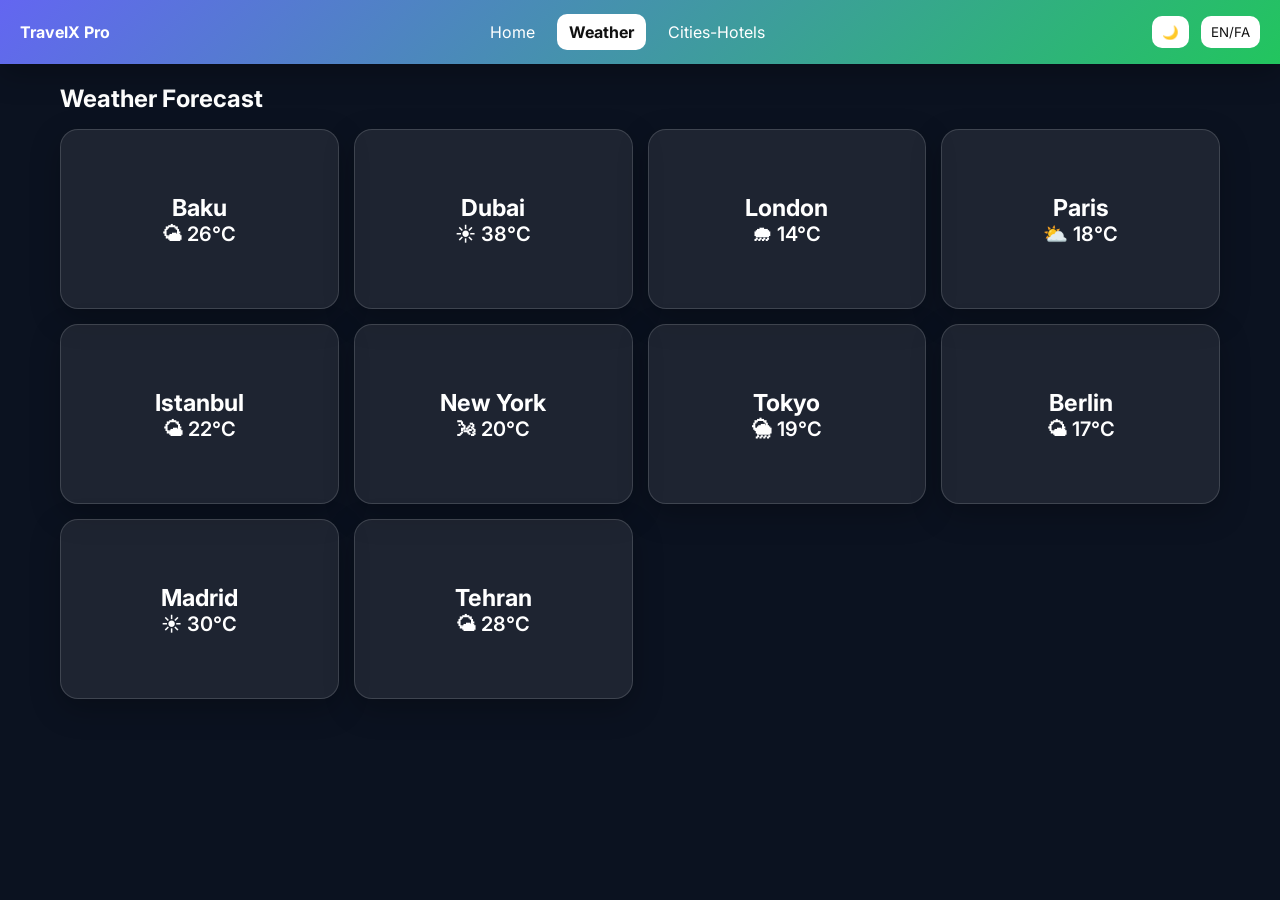
<file: weather.html>
<!DOCTYPE html>
<html lang="en">
<head>
<meta charset="UTF-8"/>
<meta name="viewport" content="width=device-width, initial-scale=1.0"/>
<title>Weather</title>
<link rel="stylesheet" href="css/styles.css"/>
<link rel="shortcut icon" href="Images/favicon.png" type="image/x-icon">
</head>

<body>

<div class="navbar">

  <div class="logo">TravelX Pro</div>

  <div class="nav-links">
    <a href="index.html" data-en="Home" data-fa="خانه">Home</a>
    <a href="weather.html" data-en="Weather" data-fa="آب و هوا">Weather</a>
    <a href="cities.html" data-en="Cities-Hotels" data-fa="هتل ها">Cities-Hotels</a>
  </div>

  <div class="nav-actions">
    <button onclick="toggleDark()">🌙</button>
    <button onclick="toggleLang()">EN/FA</button>
  </div>

</div>

<div class="container">
  <h2 data-en="Weather Forecast" data-fa="پیش‌بینی آب و هوا" class="t">Weather Forecast</h2>

  <div class="grid weather-grid">

    <div class="card"><h3>Baku</h3><p>🌤 26°C</p></div>
    <div class="card"><h3>Dubai</h3><p>☀️ 38°C</p></div>
    <div class="card"><h3>London</h3><p>🌧 14°C</p></div>
    <div class="card"><h3>Paris</h3><p>⛅ 18°C</p></div>
    <div class="card"><h3>Istanbul</h3><p>🌤 22°C</p></div>
    <div class="card"><h3>New York</h3><p>🌬 20°C</p></div>
    <div class="card"><h3>Tokyo</h3><p>🌦 19°C</p></div>
    <div class="card"><h3>Berlin</h3><p>🌤 17°C</p></div>
    <div class="card"><h3>Madrid</h3><p>☀️ 30°C</p></div>
    <div class="card"><h3>Tehran</h3><p>🌤 28°C</p></div>

  </div>
</div>

<script src="js/script.js"></script>
</body>
</html>
</file>
<file: css/styles.css>
@import url('https://fonts.googleapis.com/css2?family=Inter:wght@300;400;500;600;700&display=swap');

/* ================= ROOT ================= */
:root{
  --primary:#6366f1;
  --secondary:#22c55e;

  --bg:#0b1220;
  --text:#ffffff;
  --muted:rgba(255,255,255,0.7);

  --card:rgba(255,255,255,0.08);
  --border:rgba(255,255,255,0.15);

  --shadow:0 10px 30px rgba(0,0,0,0.25);
}

/* ================= LIGHT MODE (FULL FIX) ================= */
body.light{
  --bg:#f8fafc;
  --text:#0f172a;
  --muted:#475569;

  --card:rgba(255,255,255,0.92);
  --border:rgba(0,0,0,0.08);

  --shadow:0 10px 30px rgba(0,0,0,0.12);
}

/* ================= BASE ================= */
*{
  margin:0;
  padding:0;
  box-sizing:border-box;
  font-family:Inter, sans-serif;
}

body{
  min-height:100vh;
  background:var(--bg);
  color:var(--text);
  transition:0.3s ease;
  overflow-x:hidden;
}

/* ================= HOME BACKGROUND ================= */
body.home::before{
  content:"";
  position:fixed;
  inset:0;
  background:url("https://images.unsplash.com/photo-1501785888041-af3ef285b470") center/cover;
  filter:blur(10px) brightness(0.5);
  z-index:-2;
}

body.home::after{
  content:"";
  position:fixed;
  inset:0;
  background:linear-gradient(135deg,rgba(99,102,241,0.25),rgba(34,197,94,0.15));
  z-index:-1;
}

/* ================= NAVBAR (NOT AFFECTED BY THEME COLORS) ================= */
.navbar{
  position:sticky;
  top:0;
  z-index:999;

  display:flex;
  justify-content:space-between;
  align-items:center;

  padding:14px 20px;

  background:linear-gradient(135deg,var(--primary),var(--secondary));
  box-shadow:var(--shadow);
}

.logo{
  color:white;
  font-weight:700;
}

.nav-links{
  display:flex;
  gap:10px;
}

.nav-links a{
  color:white;
  text-decoration:none;
  padding:8px 12px;
  border-radius:10px;
  transition:0.25s;
}

.nav-links a:hover{
  background:rgba(255,255,255,0.2);
}

.nav-links a.active{
  background:white;
  color:#111;
  font-weight:700;
}

.nav-actions button{
  background:white;
  color:#111;
  border:none;
  padding:8px 10px;
  border-radius:10px;
  cursor:pointer;
  margin-left:8px;
}


@media(max-width:768px){

  .navbar{
    flex-direction:column;
    align-items:stretch;
    padding:12px;
  }

  .logo{
    text-align:center;
    margin-bottom:6px;
  }

  .nav-links{
    width:100%;
    justify-content:center;
    gap:6px;
  }

  .nav-links a{
    font-size:14px;
    padding:6px 10px;
  }

  .nav-actions{
    width:100%;
    justify-content:center;
    margin-top:8px;
  }

  .nav-actions button{
    padding:7px 9px;
    font-size:13px;
  }
}

/* ================= HERO ================= */
.hero{
  margin:30px auto;
  max-width:1100px;

  padding:50px 20px;
  text-align:center;

  background:var(--card);
  border:1px solid var(--border);
  border-radius:18px;

  backdrop-filter:blur(15px);
  box-shadow:var(--shadow);
}

.hero h1{
  font-size:32px;

}

.hero p{
  color:var(--muted);
}

.t{
  margin-bottom: 1rem;
}

/* ================= HOME TEXT ================= */
.home-text{
  max-width:1100px;
  margin:20px auto;
  padding:0 20px;
  color:var(--muted);
  line-height:1.8;
}

/* ================= CONTAINER ================= */
.container{
  padding:20px;
  max-width:1200px;
  margin:auto;
}

/* ================= GRID ================= */
.grid{
  display:grid;
  grid-template-columns:repeat(auto-fit,minmax(240px,1fr));
  gap:15px;
}

/* ================= CARD ================= */
.card{
  background:var(--card);
  border:1px solid var(--border);
  border-radius:16px;

  overflow:hidden;
  transition:0.3s;
  box-shadow:var(--shadow);
}

.card:hover{
  transform:translateY(-8px);
}

.card img{
  width:100%;
  height:160px;
  object-fit:cover;
}

.card-content{
  padding:12px;
}

/* ================= WEATHER (BIG FIXED CARDS) ================= */
.weather-grid .card{
  min-height:180px;           /* 👈 بزرگ‌تر */
  padding:20px;

  display:flex;
  flex-direction:column;
  justify-content:center;
  align-items:center;

  text-align:center;

  font-size:20px;             /* 👈 متن بزرگ‌تر */
  font-weight:600;

  border-radius:18px;
  transition:0.3s;
}

.weather-grid .card:hover{
  transform:scale(1.05);
}

/* ================= RESPONSIVE ================= */
@media(max-width:768px){
  .navbar{
    flex-wrap:wrap;
    gap:10px;
  }

  .nav-links{
    width:100%;
    justify-content:center;
    flex-wrap:wrap;
  }

  .hero h1{
    font-size:24px;
  }

  .weather-grid .card{
    font-size:16px;
    min-height:140px;
  }
}
</file>
